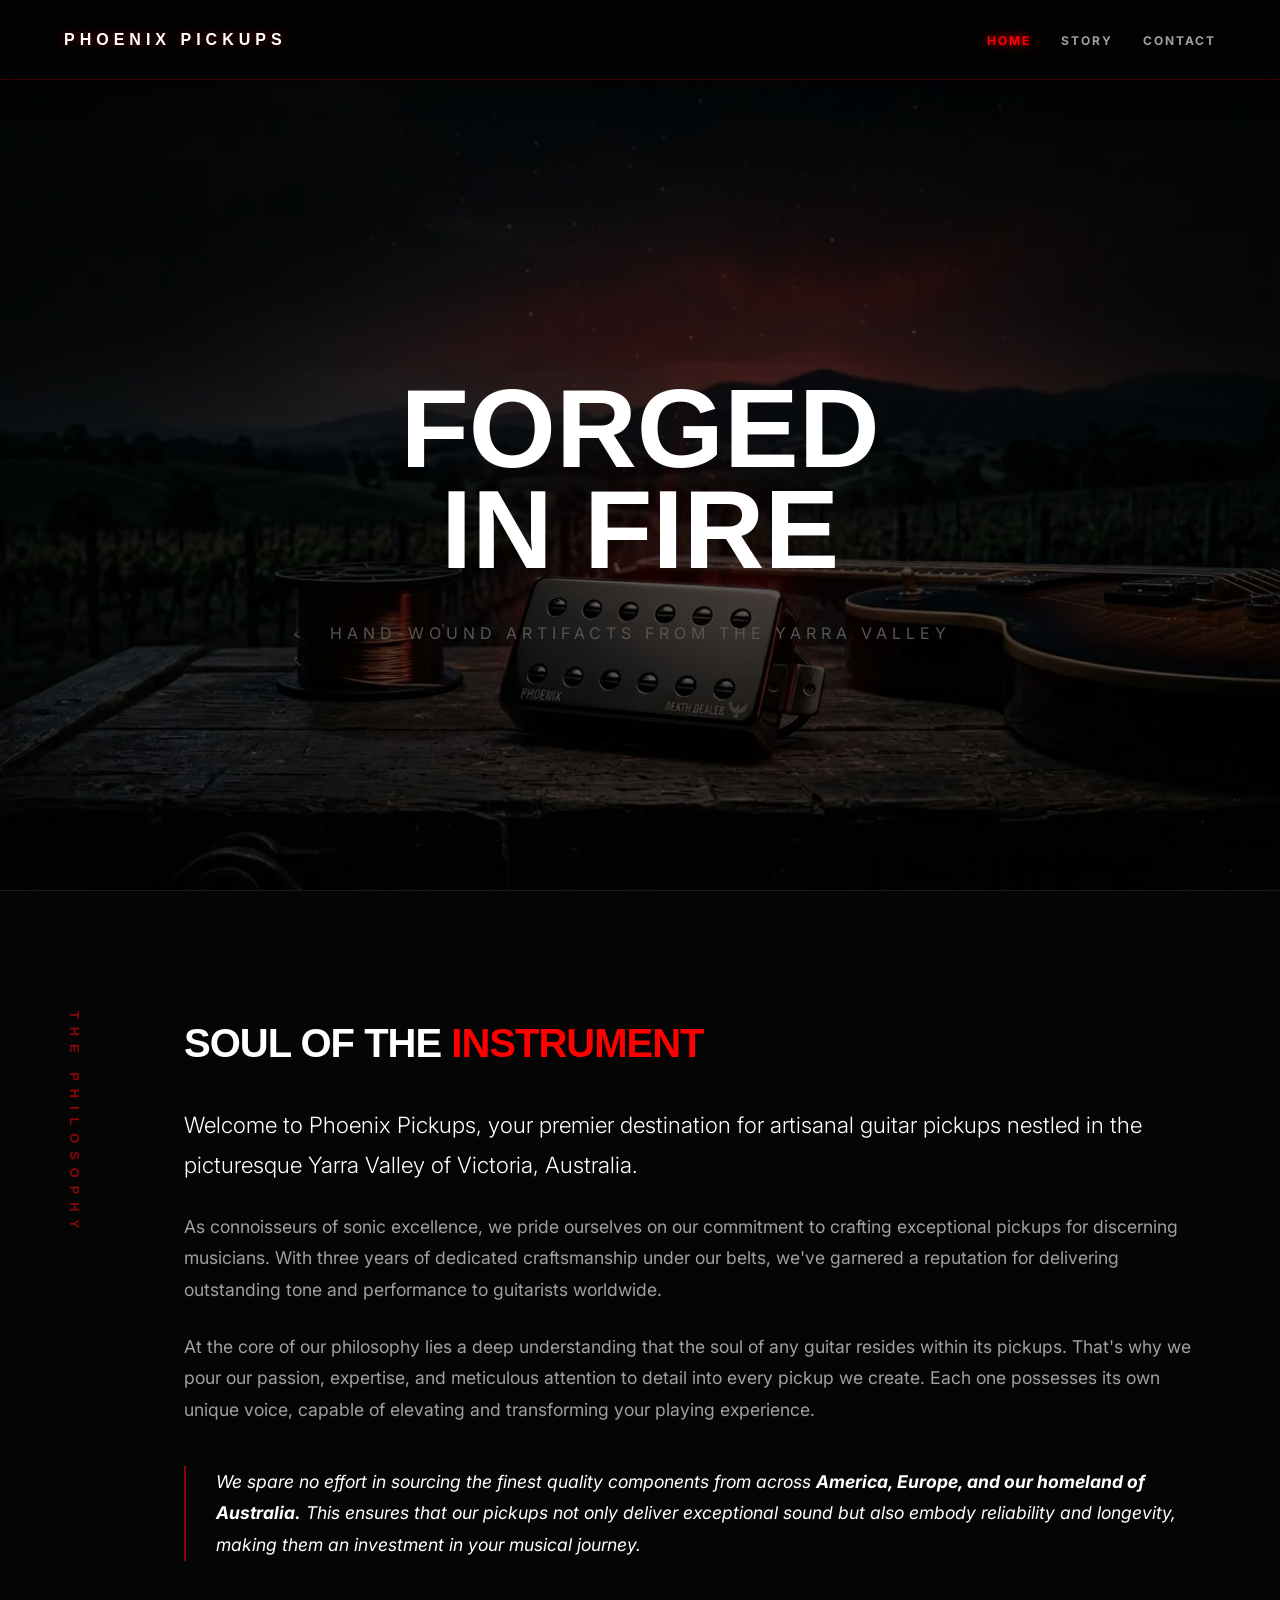
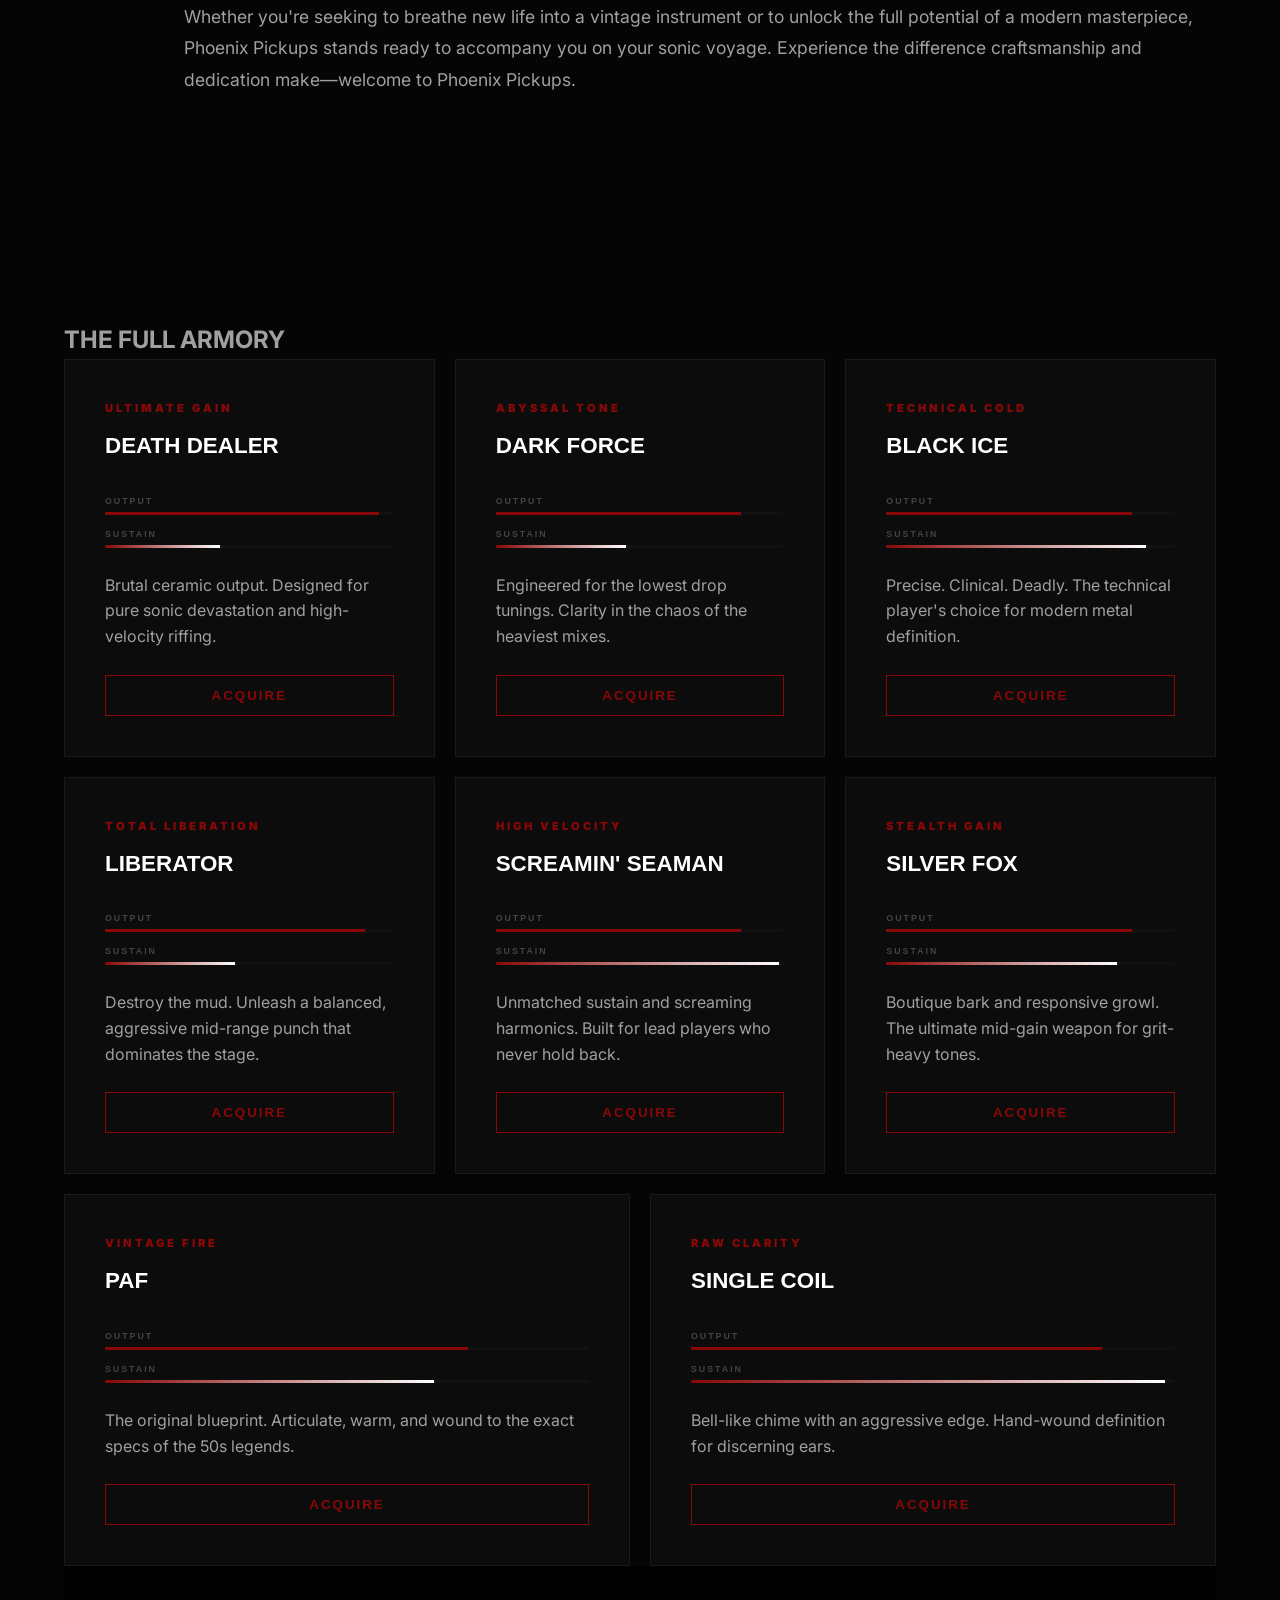
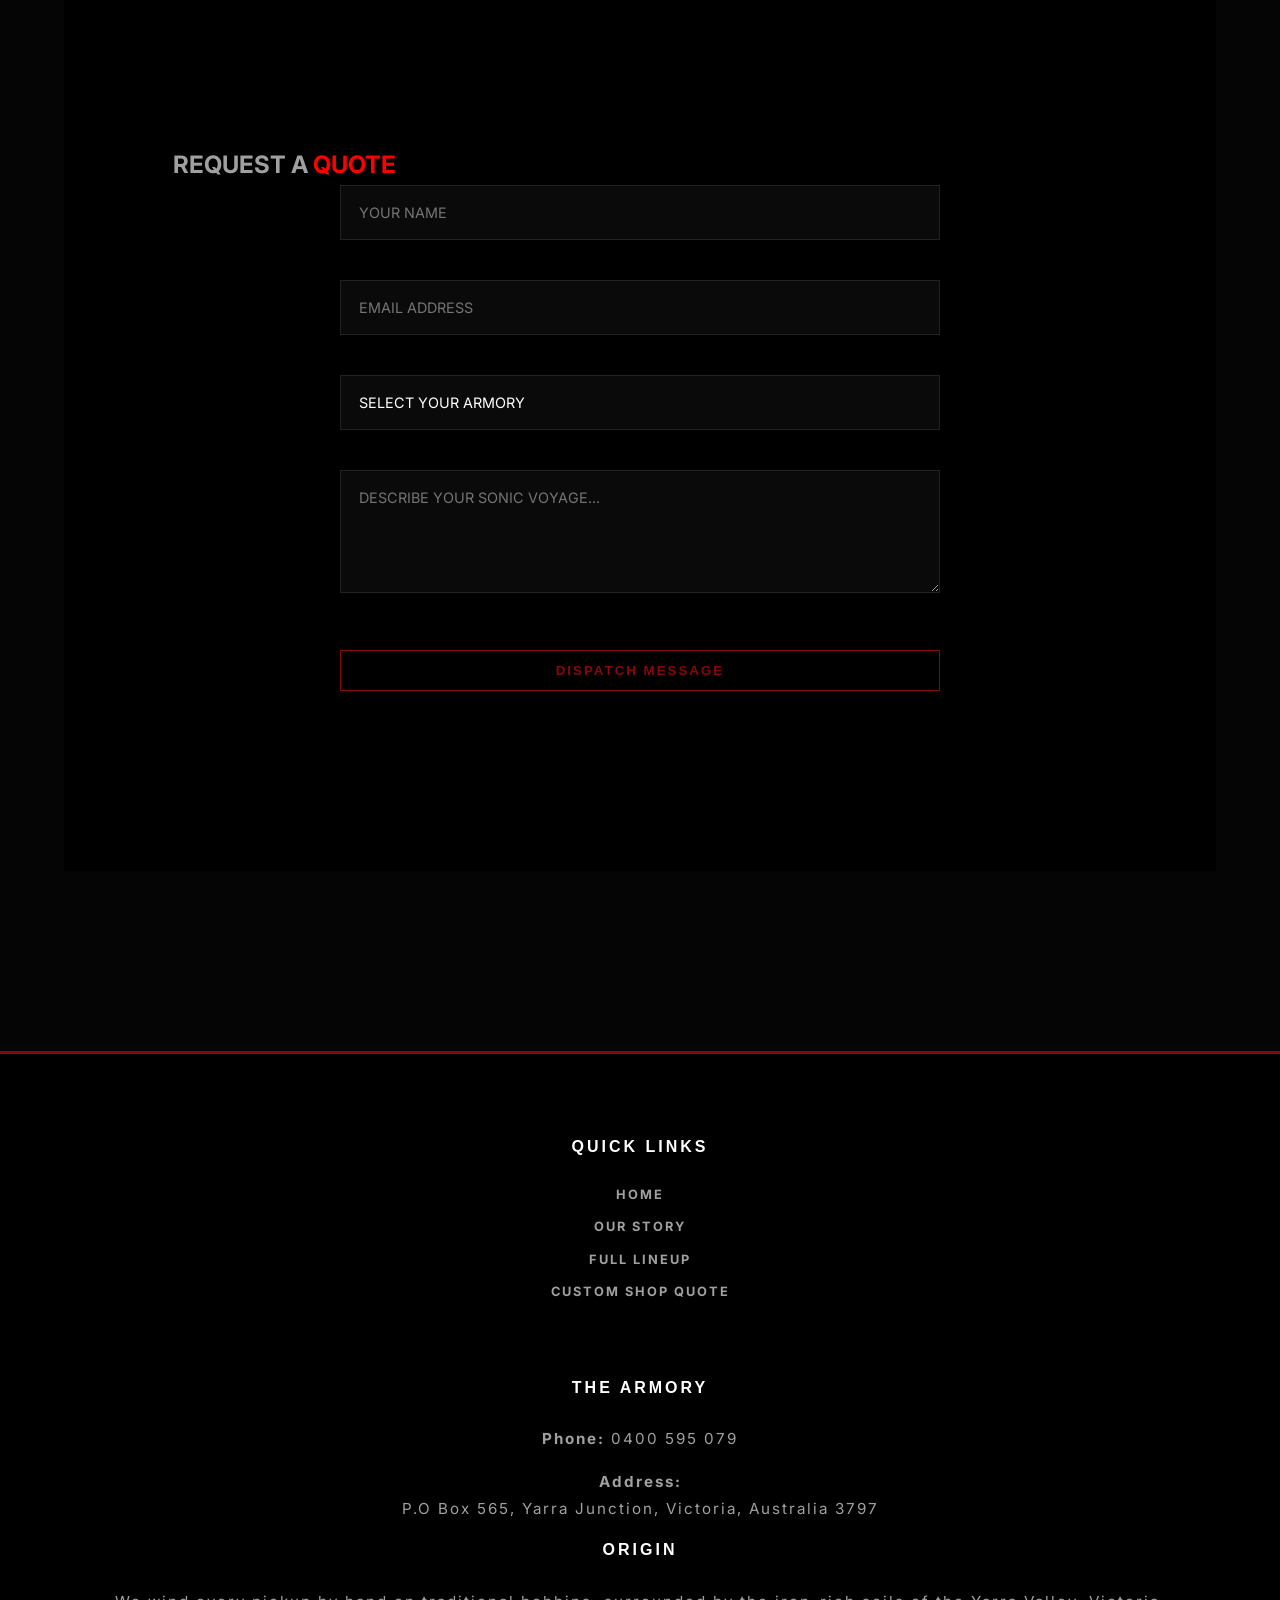
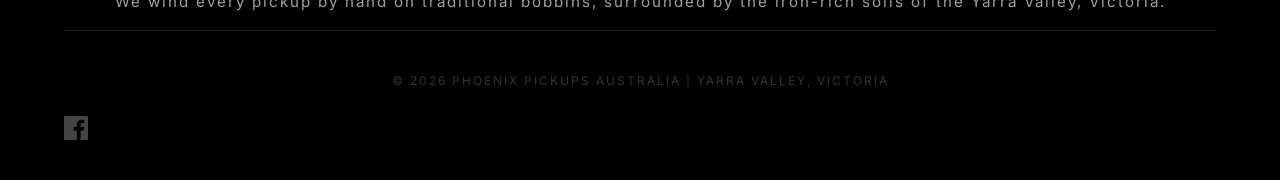
<file: index.html>
<!DOCTYPE html>
<html lang="en">
<head>
    <meta charset="UTF-8">
    <meta name="viewport" content="width=device-width, initial-scale=1.0">
    <meta name="description" content="Fast, reliable soil testing, waste classification, and environmental reporting in Melbourne. EPA Victoria compliant assessments for construction and development.">
    <title>Phoenix Pickups | Artisanal Australian Tone</title>
    <link rel="icon" type="image/png" sizes="16x15" href="img/PhoenixPickupFavIcon32.png">
    <link rel="stylesheet" href="css/style1.css">
    <link href="https://fonts.googleapis.com/css2?family=Inter:wght@300;400;700;900&family=Syncopate:wght@700&display=swap" rel="stylesheet">
</head>
<body>

<nav>
    <a href="index.html" class="logo">PHOENIX PICKUPS</a>
    
    <div class="hamburger" id="hamburger">
        <span></span>
        <span></span>
        <span></span>
    </div>

    <ul class="nav-links" id="nav-links">
        <li><a href="index.html" class="active">HOME</a></li>
        <li><a href="about.html">STORY</a></li>
        <li><a href="contact.html">CONTACT</a></li>
    </ul>
</nav>

<header class="hero" style="background: linear-gradient(rgba(0,0,0,0.65), rgba(0,0,0,0.65)), url('img/PhoenixPickUpsHero1.webp'); background-size: cover; background-repeat: no-repeat; background-position: center;"
    <div class="hero-content">
        <h1 style="color: #fff;">FORGED <br><span style="color: var(--phoenix-red);">IN FIRE</span></h1>
        <p style="letter-spacing: 5px; color: #555; margin-top: 20px;">HAND-WOUND ARTIFACTS FROM THE YARRA VALLEY</p>
    </div>
</header>

    <section class="mission-section">
    <div class="mission-container">
        <div class="mission-sidebar">
            <span class="vertical-title">THE PHILOSOPHY</span>
        </div>
        <div class="mission-content">
            <h2>SOUL OF THE <span class="red-highlight">INSTRUMENT</span></h2>
            
            <p class="lead">Welcome to Phoenix Pickups, your premier destination for artisanal guitar pickups nestled in the picturesque Yarra Valley of Victoria, Australia.</p>
            
            <p>As connoisseurs of sonic excellence, we pride ourselves on our commitment to crafting exceptional pickups for discerning musicians. With three years of dedicated craftsmanship under our belts, we've garnered a reputation for delivering outstanding tone and performance to guitarists worldwide.</p>
            
            <p>At the core of our philosophy lies a deep understanding that the soul of any guitar resides within its pickups. That's why we pour our passion, expertise, and meticulous attention to detail into every pickup we create. Each one possesses its own unique voice, capable of elevating and transforming your playing experience.</p>
            
            <div class="component-shoutout">
                <p>We spare no effort in sourcing the finest quality components from across <strong>America, Europe, and our homeland of Australia.</strong> This ensures that our pickups not only deliver exceptional sound but also embody reliability and longevity, making them an investment in your musical journey.</p>
            </div>
            
            <p>Whether you're seeking to breathe new life into a vintage instrument or to unlock the full potential of a modern masterpiece, Phoenix Pickups stands ready to accompany you on your sonic voyage. Experience the difference craftsmanship and dedication make—welcome to Phoenix Pickups.</p>
        </div>
    </div>
</section>

<main class="container" id="lineup">
    <h2 class="section-title">THE FULL ARMORY</h2>
    <div class="product-grid">
        
        <div class="card featured">
            <span class="tag">ULTIMATE GAIN</span>
            <h3>DEATH DEALER</h3>

        <div class="meter-group">
        <div class="output-meter">
            <span class="meter-label">OUTPUT</span>
            <div class="bar-bg">
                <div class="bar-fill" style="width: 95%;"></div>
            </div>
        </div>
        <div class="output-meter">
            <span class="meter-label">SUSTAIN</span>
            <div class="bar-bg">
                <div class="bar-fill sustain-glow" style="width: 40%;"></div>
            </div>
        </div>
    </div>
            <p>Brutal ceramic output. Designed for pure sonic devastation and high-velocity riffing.</p>
            <button class="btn-metal">ACQUIRE</button>
        </div>

        <div class="card">
            <span class="tag">ABYSSAL TONE</span>
            <h3>DARK FORCE</h3>

<div class="meter-group">
        <div class="output-meter">
            <span class="meter-label">OUTPUT</span>
            <div class="bar-bg">
                <div class="bar-fill" style="width: 85%;"></div>
            </div>
        </div>
        <div class="output-meter">
            <span class="meter-label">SUSTAIN</span>
            <div class="bar-bg">
                <div class="bar-fill sustain-glow" style="width: 45%;"></div>
            </div>
        </div>
    </div>
                <p>Engineered for the lowest drop tunings. Clarity in the chaos of the heaviest mixes.</p>
            <button class="btn-metal">ACQUIRE</button>
        </div>

        <div class="card">
            <span class="tag">TECHNICAL COLD</span>
            <h3>BLACK ICE</h3>

<div class="meter-group">
        <div class="output-meter">
            <span class="meter-label">OUTPUT</span>
            <div class="bar-bg">
                <div class="bar-fill" style="width: 85%;"></div>
            </div>
        </div>
        <div class="output-meter">
            <span class="meter-label">SUSTAIN</span>
            <div class="bar-bg">
                <div class="bar-fill sustain-glow" style="width: 90%;"></div>
            </div>
        </div>
    </div>

            <p>Precise. Clinical. Deadly. The technical player's choice for modern metal definition.</p>
            <button class="btn-metal">ACQUIRE</button>
        </div>

        <div class="card">
            <span class="tag">TOTAL LIBERATION</span>
            <h3>LIBERATOR</h3>
        
            <div class="meter-group">
        <div class="output-meter">
            <span class="meter-label">OUTPUT</span>
            <div class="bar-bg">
                <div class="bar-fill" style="width: 90%;"></div>
            </div>
        </div>
        <div class="output-meter">
            <span class="meter-label">SUSTAIN</span>
            <div class="bar-bg">
                <div class="bar-fill sustain-glow" style="width: 45%;"></div>
            </div>
        </div>
    </div>
            <p>Destroy the mud. Unleash a balanced, aggressive mid-range punch that dominates the stage.</p>
            <button class="btn-metal">ACQUIRE</button>
        </div>

        <div class="card">
            <span class="tag">HIGH VELOCITY</span>
            <h3>SCREAMIN' SEAMAN</h3>

<div class="meter-group">
        <div class="output-meter">
            <span class="meter-label">OUTPUT</span>
            <div class="bar-bg">
                <div class="bar-fill" style="width: 85%;"></div>
            </div>
        </div>
        <div class="output-meter">
            <span class="meter-label">SUSTAIN</span>
            <div class="bar-bg">
                <div class="bar-fill sustain-glow" style="width: 98%;"></div>
            </div>
        </div>
</div>
            <p>Unmatched sustain and screaming harmonics. Built for lead players who never hold back.</p>
            <button class="btn-metal">ACQUIRE</button>
        </div>

        <div class="card">
            <span class="tag">STEALTH GAIN</span>
            <h3>SILVER FOX</h3>

<div class="meter-group">
        <div class="output-meter">
            <span class="meter-label">OUTPUT</span>
            <div class="bar-bg">
                <div class="bar-fill" style="width: 85%;"></div>
            </div>
        </div>
        <div class="output-meter">
            <span class="meter-label">SUSTAIN</span>
            <div class="bar-bg">
                <div class="bar-fill sustain-glow" style="width: 80%;"></div>
            </div>
        </div>
</div>
            <p>Boutique bark and responsive growl. The ultimate mid-gain weapon for grit-heavy tones.</p>
            <button class="btn-metal">ACQUIRE</button>
        </div>

        <div class="card">
            <span class="tag">VINTAGE FIRE</span>
            <h3>PAF</h3>

<div class="meter-group">
        <div class="output-meter">
            <span class="meter-label">OUTPUT</span>
            <div class="bar-bg">
                <div class="bar-fill" style="width: 75%;"></div>
            </div>
        </div>
        <div class="output-meter">
            <span class="meter-label">SUSTAIN</span>
            <div class="bar-bg">
                <div class="bar-fill sustain-glow" style="width: 68%;"></div>
            </div>
        </div>
</div>
            <p>The original blueprint. Articulate, warm, and wound to the exact specs of the 50s legends.</p>
            <button class="btn-metal">ACQUIRE</button>
        </div>

        <div class="card">
            <span class="tag">RAW CLARITY</span>
            <h3>SINGLE COIL</h3>

<div class="meter-group">
        <div class="output-meter">
            <span class="meter-label">OUTPUT</span>
            <div class="bar-bg">
                <div class="bar-fill" style="width: 85%;"></div>
            </div>
        </div>
        <div class="output-meter">
            <span class="meter-label">SUSTAIN</span>
            <div class="bar-bg">
                <div class="bar-fill sustain-glow" style="width: 98%;"></div>
            </div>
        </div>
</div>

            <p>Bell-like chime with an aggressive edge. Hand-wound definition for discerning ears.</p>
            <button class="btn-metal">ACQUIRE</button>
        </div>
    </div>

    <section class="contact-section" id="contact">
    <div class="container">
        <h2 class="section-title">REQUEST A <span class="red-highlight">QUOTE</span></h2>
             
        <form action="https://formspree.io/f/xqenwegq" method="POST" class="metal-form">
            <div class="form-group">
                <input type="text" name="name" placeholder="YOUR NAME" required>
            </div>
            
            <div class="form-group">
                <input type="email" name="email" placeholder="EMAIL ADDRESS" required>
            </div>

            <div class="form-group">
                <select name="pickup-model">
                    <option value="" disabled selected>SELECT YOUR ARMORY</option>
                    <option value="DEATH DEALER">DEATH DEALER</option>
                    <option value="DARK FORCE">DARK FORCE</option>
                    <option value="LIBERATOR">LIBERATOR</option>
                    <option value="SCREAMIN SEAMAN">SCREAMIN SEAMAN</option>
                    <option value="SILVER FOX">SILVER FOX</option>
                    <option value="PAF">PAF</option>
                    <option value="SINGLE COIL">SINGLE COIL</option>
                    <option value="custom">CUSTOM SHOP REQUEST</option>
                </select>
            </div>

            <div class="form-group">
                <textarea name="message" placeholder="DESCRIBE YOUR SONIC VOYAGE..." rows="5" required></textarea>
            </div>

            <label class="hidden">Don't fill this out if you're human: <input name="_gotcha"></label>

            <input type="hidden" name="_next" value="https://127.0.0.1:5500/success.html">

            <button type="submit" class="btn-metal">DISPATCH MESSAGE</button>
        </form>
    </div>
</section>

</main>

<footer class="main-footer">
    <div class="footer-container">
        
        <div class="footer-col links-col">
            <h4>QUICK LINKS</h4>
            <ul class="footer-links">
                <li><a href="index.html">HOME</a></li>
                <li><a href="about.html">OUR STORY</a></li>
                <li><a href="#lineup">FULL LINEUP</a></li>
                <li><a href="#">CUSTOM SHOP QUOTE</a></li>
            </div>
        </div>

        <div class="footer-col contact-col">
            <h4>THE ARMORY</h4>
            <p><strong>Phone:</strong> <a href="tel:0400595079">0400 595 079</a></p>
            <p><strong>Address:</strong> <br>P.O Box 565, Yarra Junction, Victoria, Australia 3797</p>
        </div>

        <div class="footer-col valley-col">
            <h4>ORIGIN</h4>
            <p>We wind every pickup by hand on traditional bobbins, surrounded by the iron-rich soils of the Yarra Valley, Victoria.</p>
        </div>

    </div>
    
    <div class="footer-bottom">
        <p>&copy; <span id="year"></span> PHOENIX PICKUPS AUSTRALIA | YARRA VALLEY, VICTORIA</p>
    </div>

<div class="social-links">
    <a href="https://www.facebook.com/YOUR_FB_PAGE_URL" target="_blank" rel="noopener noreferrer" aria-label="Follow us on Facebook">
        <svg class="fb-icon" xmlns="http://www.w3.org/2000/svg" width="24" height="24" viewBox="0 0 24 24">
            <path d="M22.675 0h-21.35c-.732 0-1.325.593-1.325 1.325v21.351c0 .731.593 1.324 1.325 1.324h11.495v-9.294h-3.128v-3.622h3.128v-2.671c0-3.1 1.893-4.788 4.659-4.788 1.325 0 2.463.099 2.795.143v3.24l-1.918.001c-1.504 0-1.795.715-1.795 1.763v2.313h3.587l-.467 3.622h-3.12v9.293h6.116c.73 0 1.323-.593 1.323-1.324v-21.35c0-.732-.593-1.325-1.325-1.325z"/>
        </svg>
    </a>
</div>

</footer>

<script src="/js/script.js"></script>

<script>
    document.getElementById('year').textContent = new Date().getFullYear();
</script>

<script>
    const hamburger = document.getElementById('hamburger');
    const navLinks = document.getElementById('nav-links');

    hamburger.addEventListener('click', () => {
        navLinks.classList.toggle('open');
        hamburger.classList.toggle('active');
    });
</script>

</body>
</html>
</file>
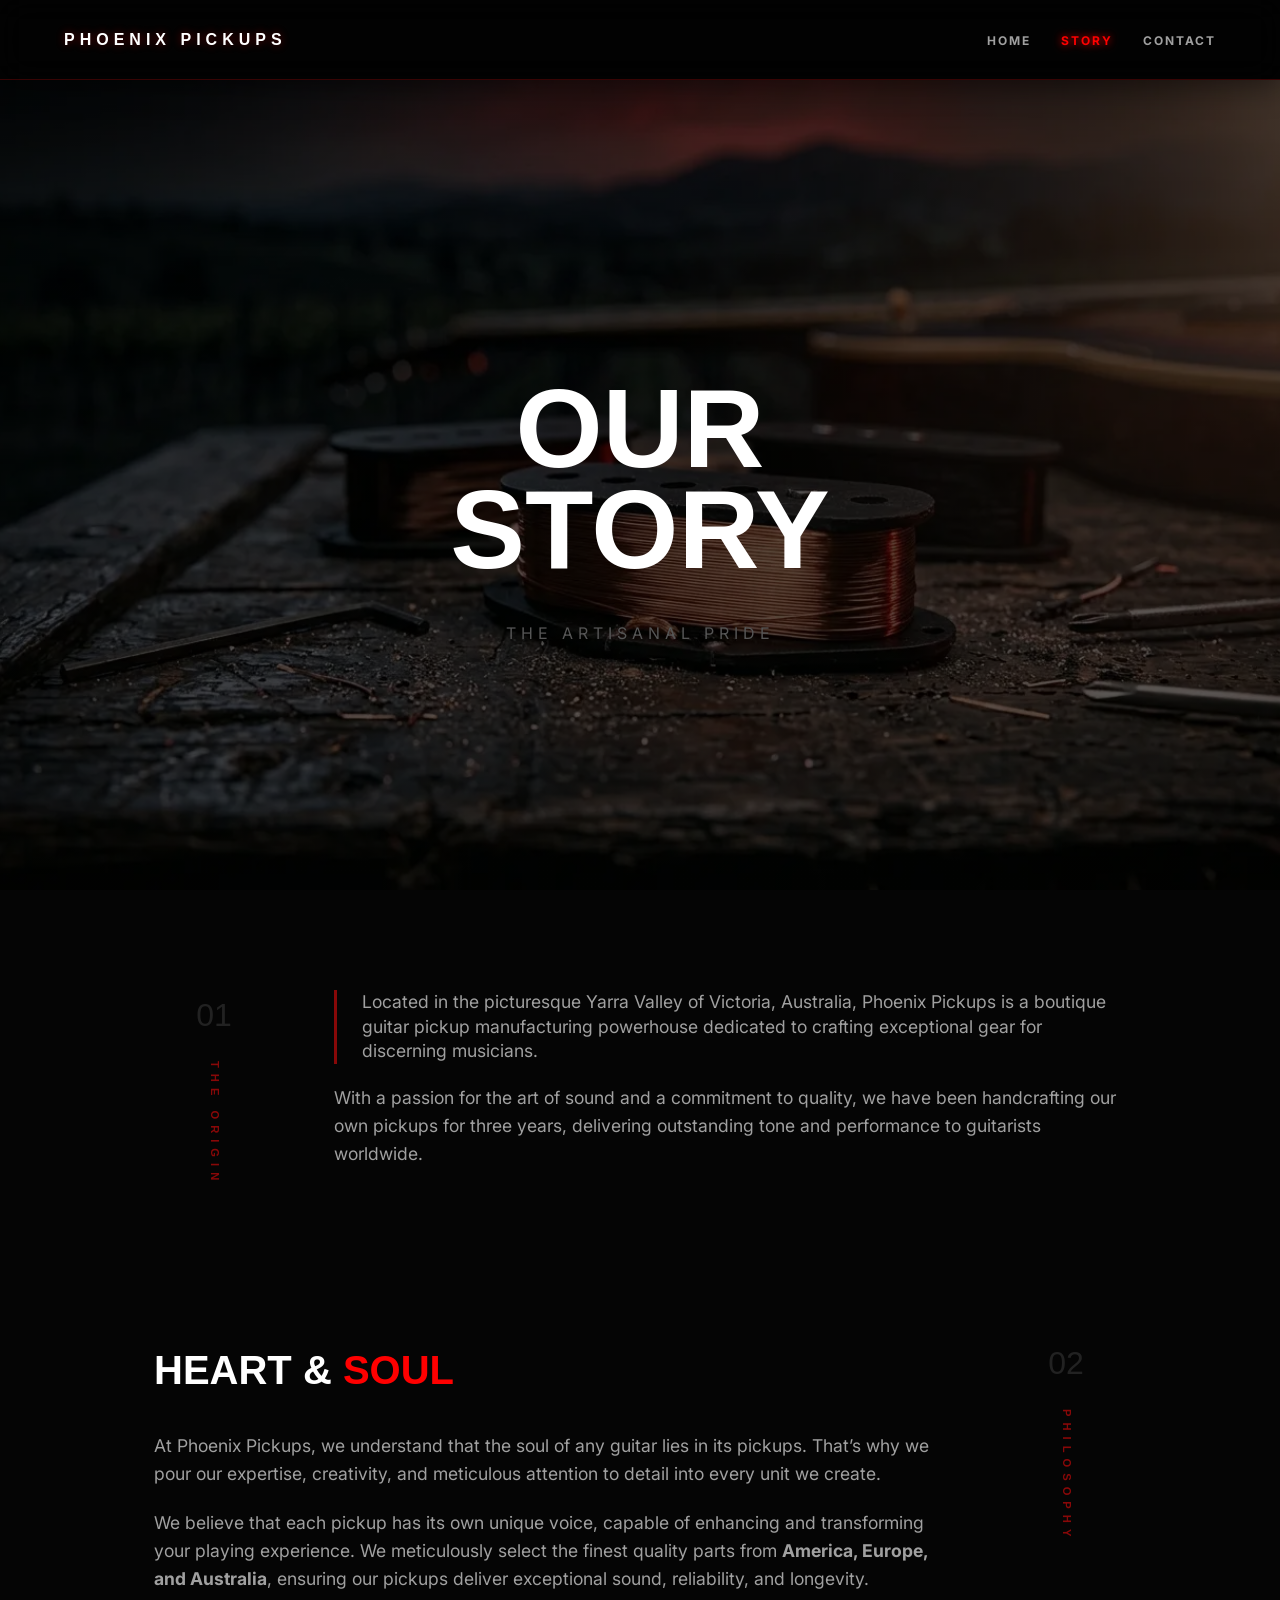
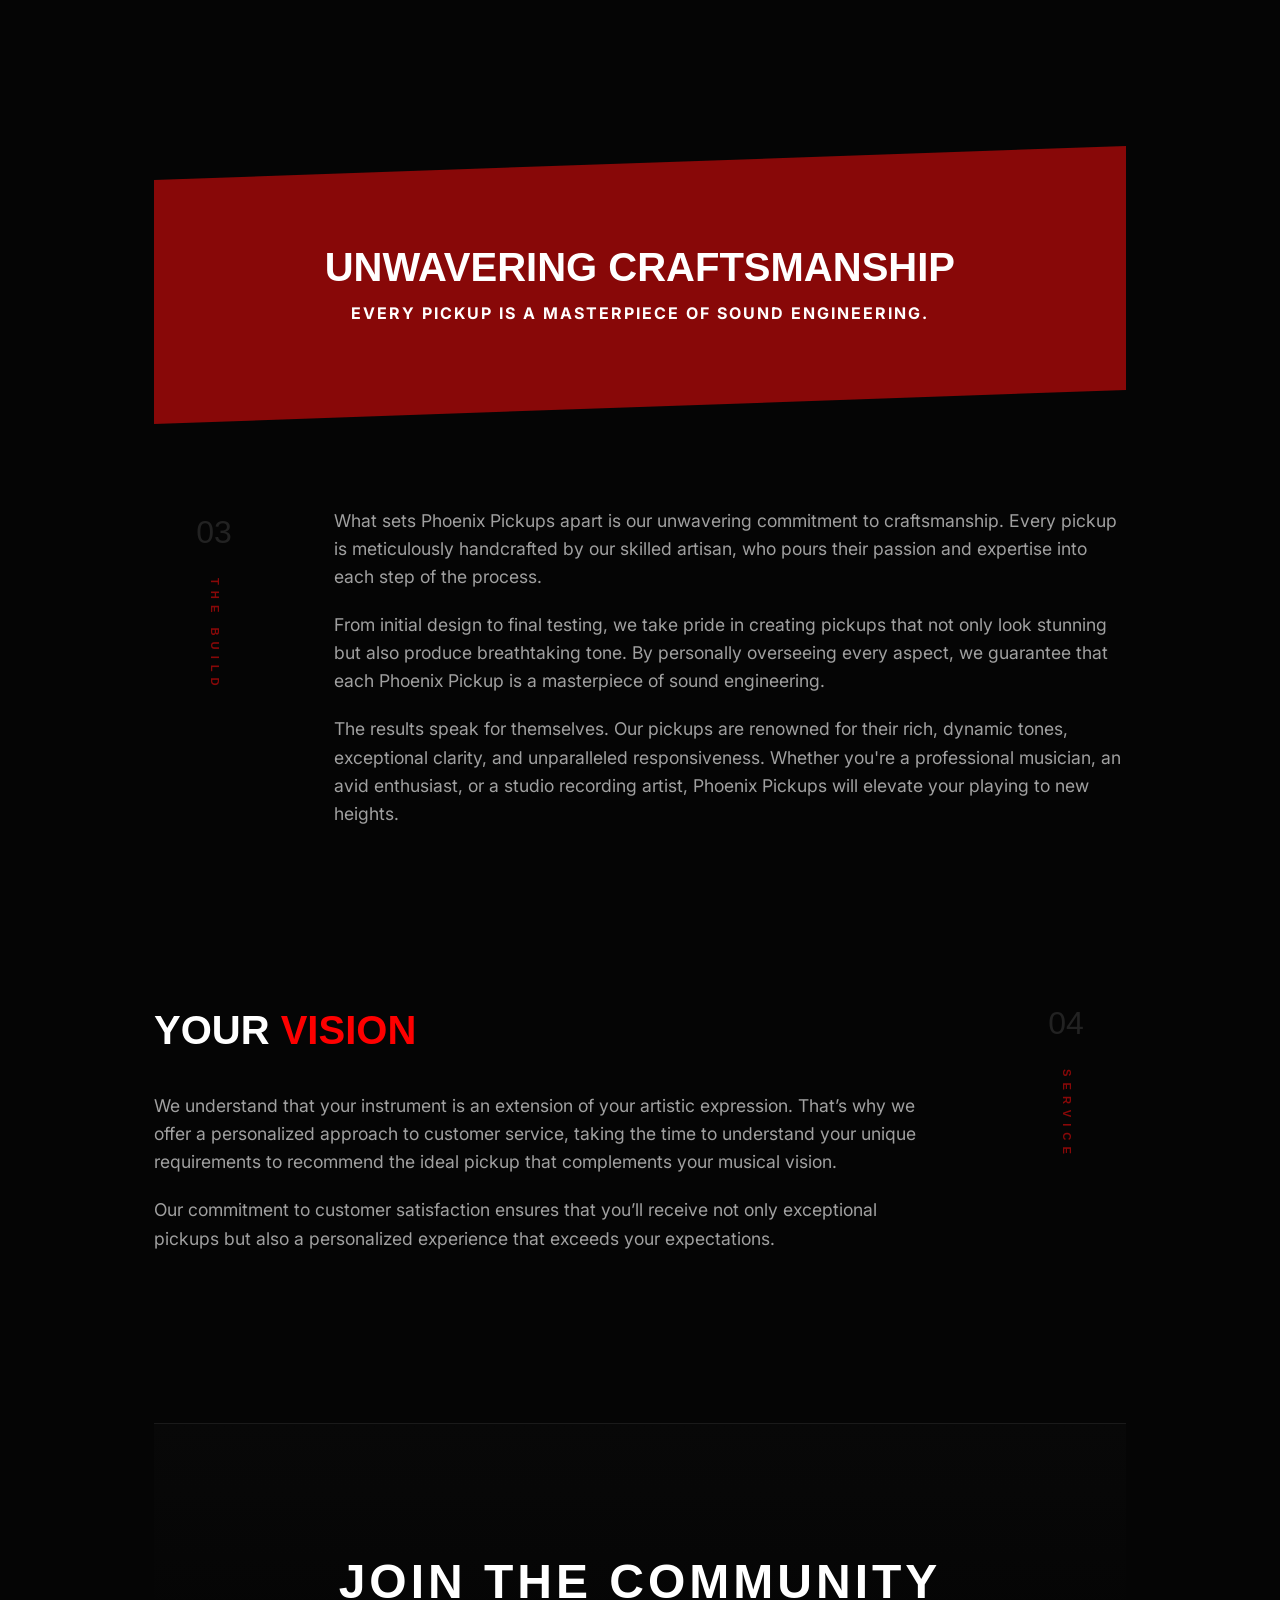
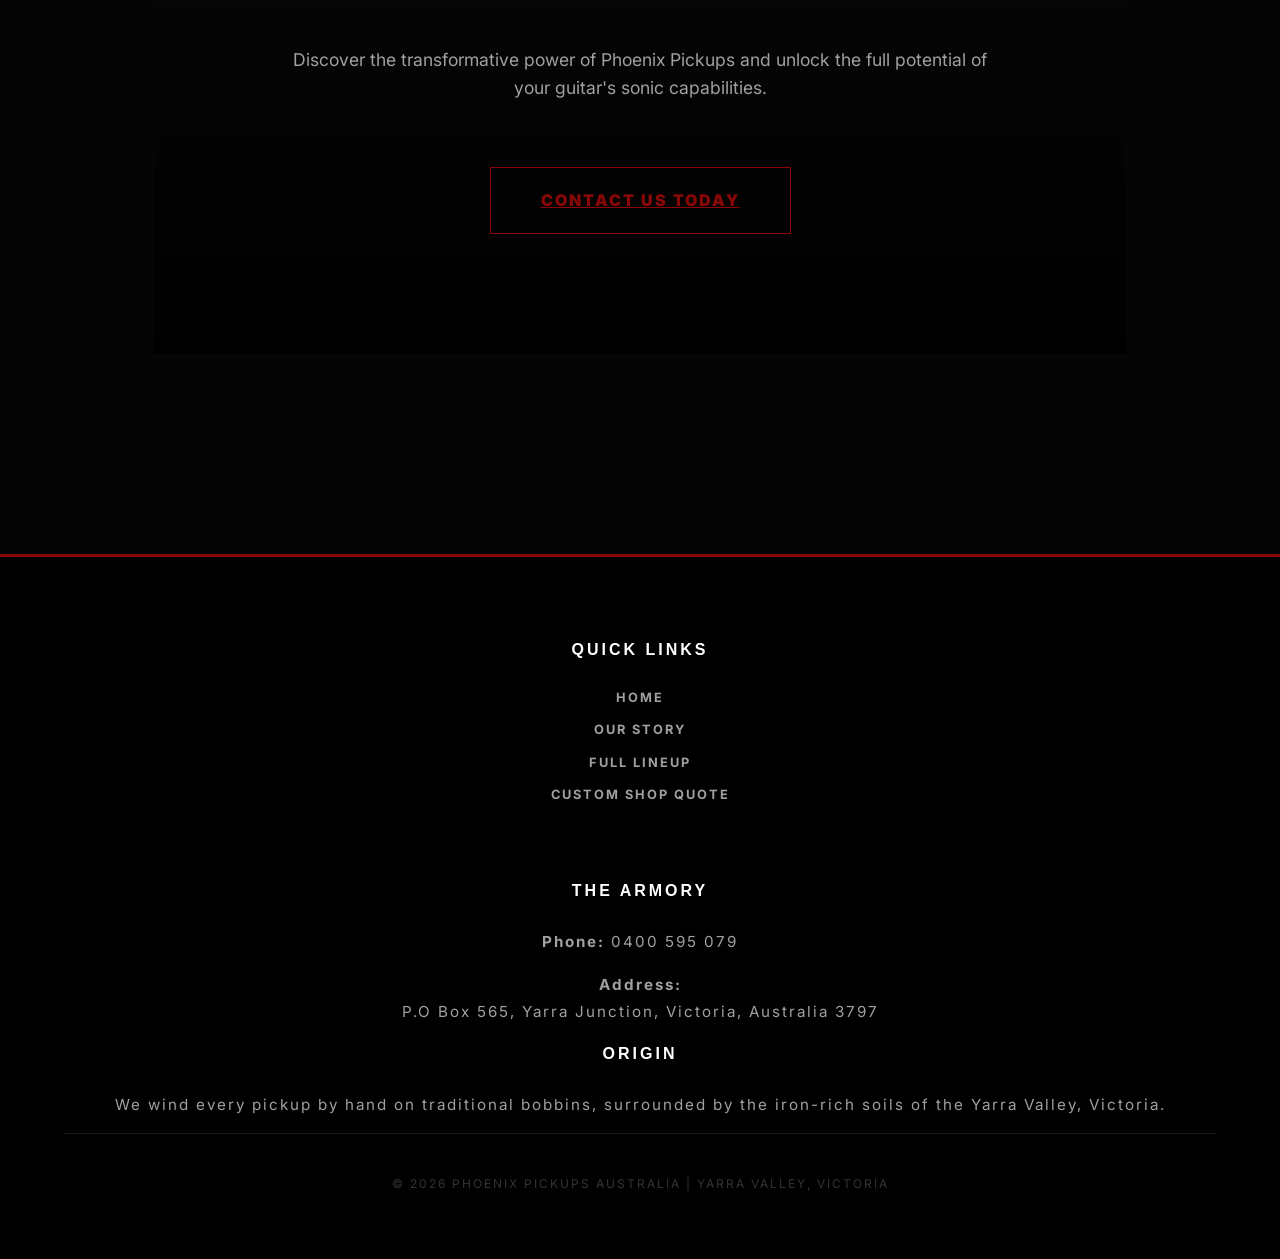
<file: about.html>
<!DOCTYPE html>
<html lang="en">
<head>
    <meta charset="UTF-8">
    <meta name="viewport" content="width=device-width, initial-scale=1.0">
    <link rel="icon" type="image/png" sizes="16x15" href="img/PhoenixPickupFavIcon32.png">
    <title>Our Story | Phoenix Pickups</title>
    <link rel="stylesheet" href="css/style1.css">
    <link href="https://fonts.googleapis.com/css2?family=Inter:wght@300;400;700;900&family=Syncopate:wght@700&display=swap" rel="stylesheet">
</head>

<body>

    <nav>
    <a href="index.html" class="logo">PHOENIX PICKUPS</a>
    
    <div class="hamburger" id="hamburger">
        <span></span>
        <span></span>
        <span></span>
    </div>

    <ul class="nav-links" id="nav-links">
        <li><a href="index.html">HOME</a></li>
        <li><a href="about.html" class="active">STORY</a></li>
        <li><a href="contact.html">CONTACT</a></li>
    </ul>
</nav>

<header class="hero" style="background: linear-gradient(rgba(0,0,0,0.65), rgba(0,0,0,0.65)), url('img/PhoenixPickUpsHero2.webp'); background-size: cover; background-repeat: no-repeat; background-position: center;"
    <div class="hero-content">
        <h1 style="color: #fff;">OUR <br><span style="color: var(--phoenix-red);">STORY</span></h1>
        <p style="letter-spacing: 5px; color: #555; margin-top: 20px;">THE ARTISANAL PRIDE</p>
    </div>
</header>

<main class="editorial-container">
    
    <section class="editorial-row">
        <div class="editorial-col label">
            <span class="chapter-num">01</span>
            <span class="v-text">THE ORIGIN</span>
        </div>
        <div class="editorial-col text">
            <p class="lead-text">Located in the picturesque Yarra Valley of Victoria, Australia, Phoenix Pickups is a boutique guitar pickup manufacturing powerhouse dedicated to crafting exceptional gear for discerning musicians.</p>
            <p>With a passion for the art of sound and a commitment to quality, we have been handcrafting our own pickups for three years, delivering outstanding tone and performance to guitarists worldwide.</p>
        </div>
    </section>

    <section class="editorial-row inverse">
        <div class="editorial-col text">
            <h2>HEART & <span class="red-highlight">SOUL</span></h2>
            <p>At Phoenix Pickups, we understand that the soul of any guitar lies in its pickups. That’s why we pour our expertise, creativity, and meticulous attention to detail into every unit we create.</p>
            <p>We believe that each pickup has its own unique voice, capable of enhancing and transforming your playing experience. We meticulously select the finest quality parts from <strong>America, Europe, and Australia</strong>, ensuring our pickups deliver exceptional sound, reliability, and longevity.</p>
        </div>
        <div class="editorial-col label">
            <span class="chapter-num">02</span>
            <span class="v-text">PHILOSOPHY</span>
        </div>
    </section>

    <div class="brutal-callout">
        <h3>UNWAVERING CRAFTSMANSHIP</h3>
        <p>Every pickup is a masterpiece of sound engineering.</p>
    </div>

    <section class="editorial-row">
        <div class="editorial-col label">
            <span class="chapter-num">03</span>
            <span class="v-text">THE BUILD</span>
        </div>
        <div class="editorial-col text">
            <p>What sets Phoenix Pickups apart is our unwavering commitment to craftsmanship. Every pickup is meticulously handcrafted by our skilled artisan, who pours their passion and expertise into each step of the process.</p>
            <p>From initial design to final testing, we take pride in creating pickups that not only look stunning but also produce breathtaking tone. By personally overseeing every aspect, we guarantee that each Phoenix Pickup is a masterpiece of sound engineering.</p>
            <p>The results speak for themselves. Our pickups are renowned for their rich, dynamic tones, exceptional clarity, and unparalleled responsiveness. Whether you're a professional musician, an avid enthusiast, or a studio recording artist, Phoenix Pickups will elevate your playing to new heights.</p>
        </div>
    </section>

    <section class="editorial-row inverse">
        <div class="editorial-col text">
            <h2>YOUR <span class="red-highlight">VISION</span></h2>
            <p>We understand that your instrument is an extension of your artistic expression. That’s why we offer a personalized approach to customer service, taking the time to understand your unique requirements to recommend the ideal pickup that complements your musical vision.</p>
            <p>Our commitment to customer satisfaction ensures that you’ll receive not only exceptional pickups but also a personalized experience that exceeds your expectations.</p>
        </div>
        <div class="editorial-col label">
            <span class="chapter-num">04</span>
            <span class="v-text">SERVICE</span>
        </div>
    </section>

    <div class="final-cta">
        <h2>JOIN THE COMMUNITY</h2>
        <p>Discover the transformative power of Phoenix Pickups and unlock the full potential of your guitar's sonic capabilities.</p>
        <a href="#" class="btn-metal">CONTACT US TODAY</a>
    </div>

</main>

<footer class="main-footer">
    <div class="footer-container">
        
        <div class="footer-col links-col">
            <h4>QUICK LINKS</h4>
            <ul class="footer-links">
                <li><a href="index.html">HOME</a></li>
                <li><a href="about.html">OUR STORY</a></li>
                <li><a href="#lineup">FULL LINEUP</a></li>
                <li><a href="#">CUSTOM SHOP QUOTE</a></li>
            </div>
        </div>

        <div class="footer-col contact-col">
            <h4>THE ARMORY</h4>
            <p><strong>Phone:</strong> <a href="tel:0400595079">0400 595 079</a></p>
            <p><strong>Address:</strong> <br>P.O Box 565, Yarra Junction, Victoria, Australia 3797</p>
        </div>

        <div class="footer-col valley-col">
            <h4>ORIGIN</h4>
            <p>We wind every pickup by hand on traditional bobbins, surrounded by the iron-rich soils of the Yarra Valley, Victoria.</p>
        </div>

    </div>
    
    <div class="footer-bottom">
        <p>&copy; <span id="year"></span> PHOENIX PICKUPS AUSTRALIA | YARRA VALLEY, VICTORIA</p>
    </div>

<div class="social-links">
    <a href="https://www.facebook.com/YOUR_FB_PAGE_URL" target="_blank" rel="noopener noreferrer" aria-label="Follow us on Facebook">
        <span class="fb-icon-css"></span>
    </a>
</div>
</footer>

<script>
    document.getElementById('year').textContent = new Date().getFullYear();
</script>

<script>
    const hamburger = document.getElementById('hamburger');
    const navLinks = document.getElementById('nav-links');

    hamburger.addEventListener('click', () => {
        navLinks.classList.toggle('open');
        hamburger.classList.toggle('active');
    });
</script>

</body>
</html>
</file>
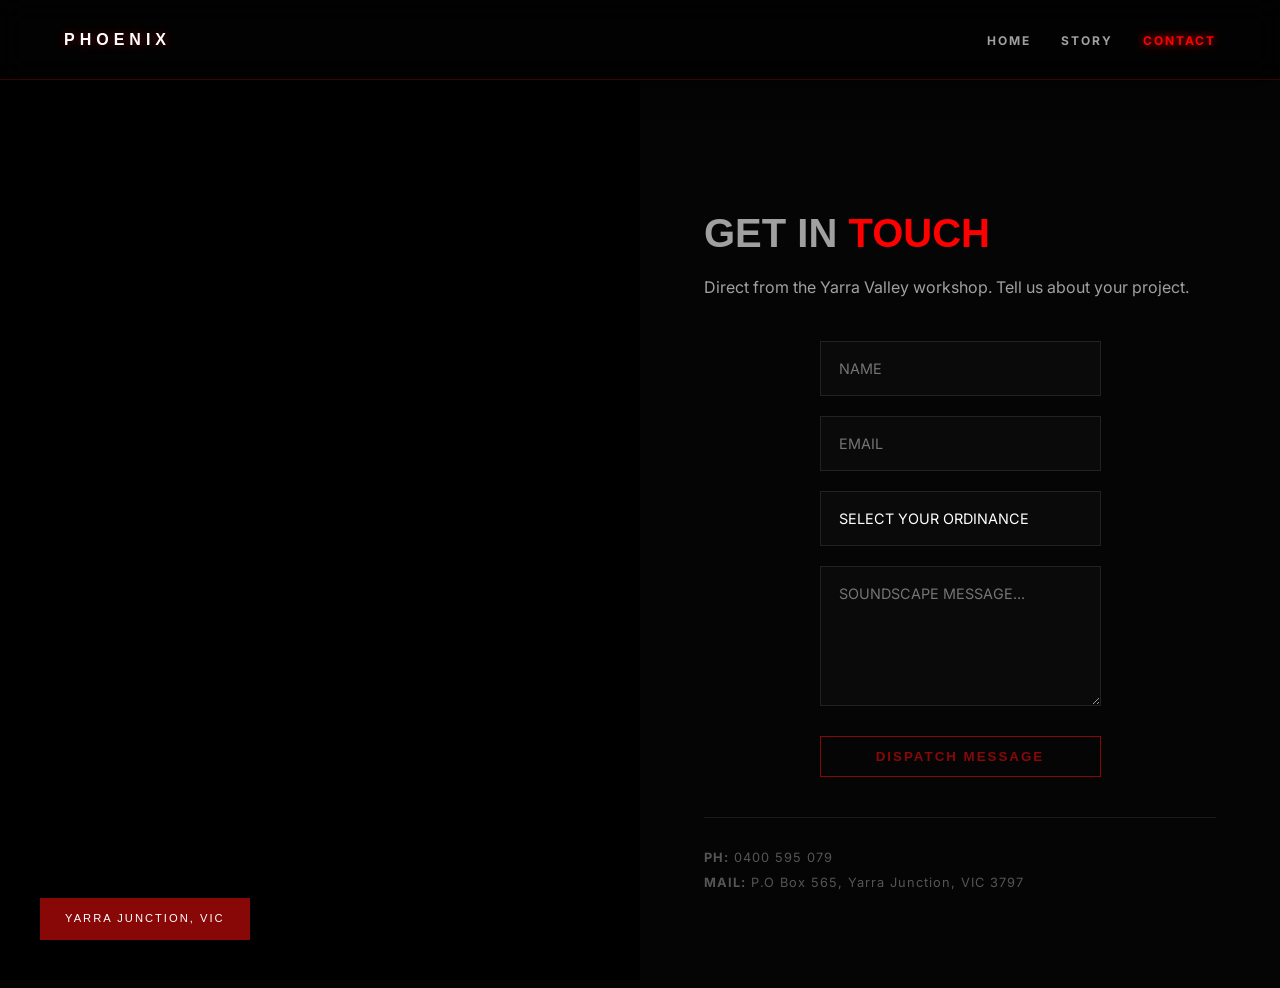
<file: contact.html>
<!DOCTYPE html>
<html lang="en">
<head>
    <meta charset="UTF-8">
    <meta name="viewport" content="width=device-width, initial-scale=1.0">
    <title>CONTACT | PHOENIX PICKUPS</title>
    <link rel="icon" type="image/png" sizes="16x15" href="img/PhoenixPickupFavIcon32.png">
    <link rel="stylesheet" href="css/style1.css">
    <link href="https://fonts.googleapis.com/css2?family=Inter:wght@400;700;900&family=Syncopate:wght@700&display=swap" rel="stylesheet">
</head>
<body class="contact-page">

<nav>
    <a href="index.html" class="logo">PHOENIX</a>
    <ul class="nav-links">
        <li><a href="index.html">HOME</a></li>
        <li><a href="about.html">STORY</a></li>
        <li><a href="contact.html" class="active">CONTACT</a></li>
    </ul>
</nav>

<main class="contact-split-container">
    <section class="map-side">
        <iframe 
            width="100%" 
            height="100%" 
            frameborder="0" 
            scrolling="no" 
            marginheight="0" 
            marginwidth="0" 
            src="https://www.openstreetmap.org/export/embed.html?bbox=145.4526%2C-37.8202%2C145.8526%2C-37.7202&amp;layer=mapnik&amp;marker=-37.7770%2C145.6526" 
            style="filter: grayscale(1) invert(1) contrast(1.2);">
        </iframe>
        <div class="map-overlay">
            <span>YARRA JUNCTION, VIC</span>
        </div>
    </section>

    <section class="form-side">
        <div class="form-header">
            <h1>GET IN <span class="red-highlight">TOUCH</span></h1>
            <p>Direct from the Yarra Valley workshop. Tell us about your project.</p>
        </div>

        <form action="https://formspree.io/f/xqenwegq" method="POST" class="metal-form">
            <input type="text" name="name" placeholder="NAME" required>
            <input type="email" name="email" placeholder="EMAIL" required>
            
            <select name="subject">
                <option value="" disabled selected>SELECT YOUR ORDINANCE</option>
                <option value="quote">PARTNER WITH PHOENIX PICKUPS</option>
                <option value="support">TECHNICAL SUPPORT</option>
                <option value="custom">CUSTOM BUILD INQUIRY</option>
            </select>

            <textarea name="message" placeholder="SOUNDSCAPE MESSAGE..." rows="6" required></textarea>
            
            <label class="hidden">Don't fill this out if you're human: <input name="_gotcha"></label>

            <input type="hidden" name="_next" value="http://127.0.0.1:5500/success.html">
            <button type="submit" class="btn-metal">DISPATCH MESSAGE</button>
        </form>

        <div class="contact-info-block">
            <p><strong>PH:</strong> 0400 595 079</p>
            <p><strong>MAIL:</strong> P.O Box 565, Yarra Junction, VIC 3797</p>
        </div>
    </section>
</main>

</body>
</html>
</file>
<file: css/style1.css>
/* --- METAL CORE VARIABLES --- */
:root {
    --bg-black: #050505;
    --card-bg: #0c0c0c;
    --blood-red: #880808;
    --electric-red: #ff0000;
    --text-silver: #a0a0a0;
    --white: #ffffff;
    --nav-height: 80px;
}

/* --- THE RESET (Ensures alignment) --- */
* {
    margin: 0;
    padding: 0;
    box-sizing: border-box; /* Crucial for alignment */
}

body {
    background-color: var(--bg-black);
    color: var(--text-silver);
    font-family: 'Inter', sans-serif;
    line-height: 1.6;
    overflow-x: hidden;
}

/* --- GLASS NAVBAR --- */
nav {
    display: flex;
    justify-content: space-between;
    align-items: center;
    padding: 0 5%;
    height: var(--nav-height);
    position: fixed;
    top: 0;
    width: 100%;
    z-index: 9999;
    
    /* The Glass Effect */
    background: rgba(0, 0, 0, 0.6); /* Translucent black */
    backdrop-filter: blur(15px);   /* Blurs the content behind the nav */
    -webkit-backdrop-filter: blur(15px); /* Safari support */
    
    /* The "Edge" of the glass */
    border-bottom: 1px solid rgba(136, 8, 8, 0.4); 
    box-shadow: 0 4px 30px rgba(0, 0, 0, 0.5);
}

/* Ensure the logo and links stay sharp against the blur */
.logo { 
    font-family: 'Syncopate', sans-serif; 
    font-weight: 900; 
    color: #fff; 
    text-decoration: none; 
    letter-spacing: 5px;
    text-shadow: 0 0 10px rgba(136, 8, 8, 0.8);
}

.nav-links a {
    text-decoration: none;
    color: rgba(255, 255, 255, 0.7);
    font-size: 0.75rem;
    font-weight: 700;
    text-transform: uppercase;
    letter-spacing: 2px;
    transition: 0.3s;
}

.nav-links a:hover, 
.nav-links a.active {
    color: var(--electric-red);
    text-shadow: 0 0 8px var(--electric-red);
}

/* Add this to prevent content from jumping under the glass on page load */
body {
    padding-top: var(--nav-height);
}

.logo {
    font-family: 'Syncopate', sans-serif;
    font-weight: 900;
    color: var(--white);
    text-decoration: none;
    letter-spacing: 5px;
}

.nav-links {
    display: flex;
    list-style: none;
    gap: 30px;
}

.nav-links a {
    text-decoration: none;
    color: var(--text-silver);
    font-size: 0.75rem;
    font-weight: 700;
    text-transform: uppercase;
    letter-spacing: 2px;
}

.nav-links a:hover, .nav-links a.active {
    color: var(--electric-red);
}
/* --- HAMBURGER STYLES --- */
.hamburger {
    display: none; /* Hidden on desktop */
    flex-direction: column;
    gap: 5px;
    cursor: pointer;
    z-index: 10001;
}

.hamburger span {
    width: 30px;
    height: 3px;
    background: var(--white);
    transition: 0.3s;
}

/* --- MOBILE BREAKPOINT (900px) --- */
@media (max-width: 900px) {
    .hamburger {
        display: flex;
    }

    .nav-links {
        position: fixed;
        right: -100%; /* Hidden off-screen */
        top: 0;
        height: 100vh;
        width: 70%;
        background: rgba(5, 5, 5, 0.9);
        backdrop-filter: blur(20px);
        flex-direction: column;
        justify-content: center;
        align-items: center;
        transition: 0.5s cubic-bezier(0.77,0.2,0.05,1.0);
        border-left: 1px solid var(--blood-red);
    }

    .nav-links.open {
        right: 0; /* Slide in */
    }

    /* Hamburger Animation to 'X' */
    .hamburger.active span:nth-child(1) {
        transform: rotate(45deg) translate(5px, 5px);
        background: var(--electric-red);
    }
    .hamburger.active span:nth-child(2) {
        opacity: 0;
    }
    .hamburger.active span:nth-child(3) {
        transform: rotate(-45deg) translate(7px, -6px);
        background: var(--electric-red);
    }
}

/* --- HERO SECTION --- */
.hero {
    height: 90vh;
    width: 100%;
    display: flex;
    flex-direction: column;
    justify-content: center;
    align-items: center;
    text-align: center;
    padding-top: var(--nav-height);
    padding-bottom: 25px;
   
    
}

.hero h1 {
    font-family: 'Syncopate', sans-serif;
    font-size: clamp(3rem, 10vw, 7rem);
    color: var(--white);
    line-height: 0.9;
    margin-bottom: 20px;
}

/* --- PRODUCT GRID (THE BRUTALIST LAYOUT) --- */
.container {
    max-width: 1600px;
    margin: 0 auto;
    padding: 80px 5%;
}

.product-grid {
    display: flex;
    flex-wrap: wrap; /* Allows cards to wrap on mobile */
    gap: 20px;
    justify-content: center;
}

.card {
    background: var(--card-bg);
    flex: 1 1 300px; /* Grow, shrink, and base width of 300px */
    padding: 40px;
    border: 1px solid #1a1a1a;
    transition: 0.3s ease-in-out;
    display: flex;
    flex-direction: column;
    justify-content: space-between;
}

.card:hover {
    border-color: var(--electric-red);
    transform: translateY(-5px);
    box-shadow: 0 10px 30px rgba(136, 8, 8, 0.2);
}

.card .tag {
    color: var(--blood-red);
    font-size: 0.7rem;
    font-weight: 900;
    letter-spacing: 3px;
    text-transform: uppercase;
    margin-bottom: 10px;
    display: block;
}

.card h3 {
    font-family: 'Syncopate', sans-serif;
    font-size: 1.4rem;
    color: var(--white);
    margin-bottom: 15px;
}

.btn-metal {
    margin-top: 25px;
    padding: 12px 24px;
    background: transparent;
    border: 1px solid var(--blood-red);
    color: var(--blood-red);
    font-weight: 900;
    text-transform: uppercase;
    letter-spacing: 2px;
    cursor: pointer;
    transition: 0.3s;
}

.btn-metal:hover {
    background: var(--blood-red);
    color: var(--white);
}

/* --- MISSION SECTION (The New Copy) --- */
.mission-section {
    background-color: var(--bg-black);
    padding: 120px 5%;
    border-top: 1px solid #1a1a1a;
}

.mission-container {
    max-width: 1200px;
    margin: 0 auto;
    display: grid;
    grid-template-columns: 80px 1fr;
    gap: 40px;
}

.vertical-title {
    writing-mode: vertical-rl;
    font-family: 'Syncopate', sans-serif;
    color: var(--blood-red);
    font-size: 0.8rem;
    letter-spacing: 8px;
    text-transform: uppercase;
    font-weight: 900;
}

.mission-content h2 {
    font-family: 'Syncopate', sans-serif;
    font-size: 2.5rem;
    margin-bottom: 30px;
    letter-spacing: -1px;
    color: var(--white);
}

.mission-content p {
    margin-bottom: 25px;
    color: var(--text-silver);
    font-size: 1.1rem;
    line-height: 1.8;
}

.mission-content .lead {
    font-size: 1.4rem;
    color: var(--white);
    font-weight: 300;
}

.component-shoutout {
    border-left: 2px solid var(--blood-red);
    padding-left: 30px;
    margin: 40px 0;
}

.component-shoutout p {
    font-style: italic;
    color: #fff;
}

/* Responsive adjust for the mission section */
@media (max-width: 768px) {
    .mission-container {
        grid-template-columns: 1fr;
    }
    .vertical-title {
        writing-mode: horizontal-tb;
        display: block;
        margin-bottom: 20px;
    }
    .mission-content h2 {
        font-size: 1.8rem;
    }
}

/* --- ABOUT PAGE SPECIFICS --- */

.editorial-container {
    max-width: 1100px;
    margin: 0 auto;
    padding: 100px 5%;
}

.editorial-row {
    display: grid;
    grid-template-columns: 120px 1fr;
    gap: 60px;
    margin-bottom: 150px;
    align-items: start;
}

.editorial-row.inverse {
    grid-template-columns: 1fr 120px;
}

.editorial-col.label {
    display: flex;
    flex-direction: column;
    align-items: center;
}

.chapter-num {
    font-family: 'Syncopate', sans-serif;
    font-size: 2rem;
    color: #222; /* Darker grey for background numbering */
    margin-bottom: 20px;
}

.v-text {
    writing-mode: vertical-rl;
    font-family: 'Syncopate', sans-serif;
    color: var(--blood-red);
    letter-spacing: 6px;
    font-size: 0.7rem;
    font-weight: 900;
}

.editorial-col.text h2 {
    font-family: 'Syncopate', sans-serif;
    font-size: 2.5rem;
    margin-bottom: 30px;
    color: var(--white);
}

.lead-text {
    font-size: 1.5rem;
    color: var(--white);
    line-height: 1.4;
    margin-bottom: 30px;
    border-left: 3px solid var(--blood-red);
    padding-left: 25px;
}

.editorial-col.text p {
    margin-bottom: 20px;
    color: var(--text-silver);
    font-size: 1.1rem;
}

/* --- BRUTAL CALLOUT (Refined for Responsiveness) --- */
.brutal-callout {
    background: var(--blood-red);
    padding: 80px 10%;
    text-align: center;
    margin: 100px 0;
    position: relative;
    /* We use skew only on larger screens to prevent mobile clipping */
    transform: skewY(-2deg);
    width: 100%;
    /* Prevents horizontal scrollbar issues */
    overflow: hidden; 
}

.brutal-callout h3 {
    font-family: 'Syncopate', sans-serif;
    font-size: clamp(1.5rem, 5vw, 2.5rem); /* Responsive font sizing */
    color: var(--white);
    line-height: 1.2;
    /* Counter-rotate the text so it stays level while the box is skewed */
    transform: skewY(2deg); 
}

.brutal-callout p {
    color: var(--white);
    font-weight: 700;
    margin-top: 10px;
    text-transform: uppercase;
    letter-spacing: 2px;
    /* Counter-rotate the text */
    transform: skewY(2deg);
}

/* --- MOBILE FIX --- */
@media (max-width: 768px) {
    .brutal-callout {
        /* Flatten the skew on mobile for better text alignment */
        transform: skewY(0deg);
        padding: 60px 5%;
        margin: 60px 0;
    }
    
    .brutal-callout h3, 
    .brutal-callout p {
        transform: skewY(0deg); /* Reset text rotation */
    }
}

/* --- FINAL CTA (Separated & Bold) --- */
.final-cta {
    text-align: center;
    padding: 120px 5%; /* Increased vertical padding */
    margin-top: 100px;  /* Forces distance from the section above */
    border-top: 1px solid #1a1a1a; /* Visual divider */
    background: linear-gradient(to bottom, #080808, #000);
}

.final-cta h2 {
    font-family: 'Syncopate', sans-serif;
    font-size: clamp(1.8rem, 5vw, 3rem);
    margin-bottom: 25px;
    color: var(--white);
    letter-spacing: 4px;
}

.final-cta p {
    max-width: 700px;
    margin: 0 auto 40px auto;
    color: var(--text-silver);
    font-size: 1.1rem;
    line-height: 1.6;
}

/* Specific fix for the button inside CTA */
.final-cta .btn-metal {
    width: auto; /* Overrides the 100% width from cards */
    padding: 20px 50px;
    font-size: 1rem;
    display: inline-block;
}

@media (max-width: 768px) {
    .final-cta {
        margin-top: 60px;
        padding: 80px 5%;
    }
}

/* --- FOOTER --- */
footer {
    padding: 60px 5%;
    text-align: center;
    border-top: 2px solid #1a1a1a;
    font-size: 0.7rem;
    color: #444;
    letter-spacing: 2px;
}

/* --- 4-COLUMN FOOTER --- */
.main-footer {
    background: #000; /* Deep black for the footer */
    border-top: 3px solid var(--blood-red); /* Thick red accent line */
    padding: 80px 5% 40px; /* Space around the main content */
    margin-top: 100px;
    color: var(--text-silver);
}

.footer-container {
    max-width: 1400px;
    margin: 0 auto;
    display: grid;
    /* This rule defines 4 columns that fill the space automatically */
    grid-template-columns: repeat(auto-fit, minmax(280px, 1fr));
    gap: 50px; /* Space between columns */
    margin-bottom: 60px; /* Space before the bottom bar */
}

/* Base Styles for Footer Columns */
.footer-col h4 {
    font-family: 'Syncopate', sans-serif;
    color: var(--white);
    font-size: 1rem;
    margin-bottom: 25px;
    letter-spacing: 3px;
    text-transform: uppercase;
}

.footer-col p {
    font-size: 0.95rem;
    margin-bottom: 15px;
    line-height: 1.8;
}

.footer-col a {
    text-decoration: none;
    color: var(--text-silver);
    transition: color 0.3s ease;
}

.footer-col a:hover {
    color: var(--electric-red);
}

/* Brand & Social Column */
.brand-col .logo {
    font-size: 1.8rem;
    margin-bottom: 15px;
    display: inline-block;
}

.social-links {
    margin-top: 25px;
    display: flex;
    gap: 20px;
}

/* Style the Facebook Icon: Dark Grey with Red Hover */
.social-links i {
    font-size: 1.4rem;
    color: #444; /* Distressed metal look */
    transition: 0.3s;
}

.social-links a:hover i {
    color: var(--electric-red);
    transform: scale(1.1);
}

/* Quick Links Column */
.footer-links {
    list-style: none;
    padding: 0;
}

.footer-links li {
    margin-bottom: 12px;
}

.footer-links a {
    font-weight: 700;
    font-size: 0.8rem;
    letter-spacing: 2px;
    text-transform: uppercase;
}

/* --- FOOTER BOTTOM --- */
.footer-bottom {
    text-align: center;
    border-top: 1px solid #1a1a1a;
    padding-top: 40px;
}

.footer-bottom p {
    font-size: 0.75rem;
    color: #333; /* Dimmed legal text */
    letter-spacing: 2px;
    text-transform: uppercase;
}

/* --- RESPONSIVE ADJUSTMENTS --- */
@media (max-width: 900px) {
    .footer-container {
        /* On medium screens, show 2 columns */
        grid-template-columns: repeat(2, 1fr);
        gap: 30px;
    }
}

@media (max-width: 600px) {
    .main-footer {
        padding: 60px 5% 30px;
    }
    .footer-container {
        /* On small screens, stack them vertically */
        grid-template-columns: 1fr;
        gap: 40px;
    }
    .footer-bottom {
        padding-top: 30px;
    }
}
/* --- METAL FORM STYLES --- */
.contact-section {
    padding: 100px 5%;
    background: #000;
}

.metal-form {
    max-width: 600px;
    margin: 0 auto;
    display: flex;
    flex-direction: column;
    gap: 20px;
}

.form-group input, 
.form-group textarea, 
.form-group select {
    width: 100%;
    padding: 15px;
    background: #0a0a0a;
    border: 1px solid #222;
    color: var(--white);
    font-family: 'Inter', sans-serif;
    font-size: 0.9rem;
    transition: 0.3s;
    outline: none;
}

/* Focus state: Red glow when typing */
.form-group input:focus, 
.form-group textarea:focus {
    border-color: var(--electric-red);
    box-shadow: 0 0 10px rgba(255, 0, 0, 0.1);
}

.metal-form select {
    cursor: pointer;
    appearance: none; /* Removes default browser styling */
}

/* Hide the Honeypot */
.hidden {
    display: none;
}

.metal-form .btn-metal {
    margin-top: 10px;
    cursor: pointer;
}
/* --- SVG SOCIAL ICON STYLES --- */
.fb-icon {
    width: 24px;
    height: 24px;
    fill: #444; /* Match your footer's muted metal look */
    transition: transform 0.3s ease, fill 0.3s ease;
    vertical-align: middle;
}

.social-links a:hover .fb-icon {
    fill: var(--blood-red); /* Snaps to brand red on hover */
    transform: scale(1.1);
}

/* --- CONTACT PAGE SPLIT --- */
.contact-split-container {
    display: grid;
    grid-template-columns: 1fr 1fr;
    min-height: 90vh;
    padding-top: 80px; /* Offset for nav */
}

.map-side {
    position: relative;
    background: #111;
    min-height: 400px;
}

/* We use CSS filters to make the map look 'Metal' and Dark Mode */
.map-side iframe {
    filter: grayscale(1) invert(0.9) contrast(1.2) brightness(0.8);
    opacity: 0.6;
}

.map-overlay {
    position: absolute;
    bottom: 40px;
    left: 40px;
    background: var(--blood-red);
    color: white;
    padding: 10px 20px;
    font-family: 'Syncopate', sans-serif;
    font-size: 0.7rem;
    letter-spacing: 2px;
}

.form-side {
    padding: 80px 10%;
    background: #050505;
    display: flex;
    flex-direction: column;
    justify-content: center;
}

.form-header h1 {
    font-family: 'Syncopate', sans-serif;
    font-size: 2.5rem;
    margin-bottom: 10px;
}

.form-header p {
    color: var(--text-silver);
    margin-bottom: 40px;
}

.contact-info-block {
    margin-top: 40px;
    padding-top: 30px;
    border-top: 1px solid #1a1a1a;
}

.contact-info-block p {
    color: #555;
    font-size: 0.8rem;
    letter-spacing: 1px;
    margin-bottom: 5px;
}

/* Responsive Fix */
@media (max-width: 900px) {
    .contact-split-container {
        grid-template-columns: 1fr;
    }
    .map-side {
        height: 300px;
        order: 2; /* Move map below form on mobile */
    }
    .form-side {
        padding: 60px 5%;
        order: 1;
    }
}
/* Add these specific fixes to the bottom of your style1.css file */

/* --- MISSING CLASSES --- */
.red-highlight {
    color: var(--electric-red);
}

/* --- CONTACT PAGE SPLIT LAYOUT --- */
.contact-page {
    padding-top: 0 !important; /* Overriding the general body padding for this layout */
}

.contact-split-container {
    display: grid;
    grid-template-columns: 1fr 1fr;
    min-height: 100vh;
    background: var(--bg-black);
}

.map-side {
    position: relative;
    background: #000;
    height: 100vh;
}

.map-side iframe {
    filter: grayscale(1) invert(0.9) contrast(1.2) brightness(0.5);
    border: none;
    opacity: 0.7;
}

.map-overlay {
    position: absolute;
    bottom: 40px;
    left: 40px;
    background: var(--blood-red);
    color: var(--white);
    padding: 12px 25px;
    font-family: 'Syncopate', sans-serif;
    font-size: 0.7rem;
    letter-spacing: 2px;
    z-index: 10;
}

.form-side {
    padding: 120px 10% 80px;
    background: #050505;
    display: flex;
    flex-direction: column;
    justify-content: center;
}

/* --- FORM FIXES --- */
/* This ensures the inputs look "Metal" even if they aren't in a form-group */
.metal-form .form-group {
    margin-bottom: 20px;
    width: 100%;
}

.metal-form input, 
.metal-form textarea, 
.metal-form select {
    width: 100%;
    padding: 18px;
    background: #0a0a0a;
    border: 1px solid #222;
    color: var(--white);
    font-family: 'Inter', sans-serif;
    font-size: 0.9rem;
    transition: 0.3s;
    outline: none;
}

.metal-form input:focus, 
.metal-form textarea:focus,
.metal-form select:focus {
    border-color: var(--electric-red);
    box-shadow: 0 0 15px rgba(255, 0, 0, 0.1);
}

/* --- RESPONSIVE CONTACT --- */
@media (max-width: 1024px) {
    .contact-split-container {
        grid-template-columns: 1fr;
    }
    .map-side {
        height: 400px;
        order: 2;
    }
    .form-side {
        padding: 100px 5% 60px;
        order: 1;
    }
}
/* --- MULTI-METER GROUPING --- */
.meter-group {
    display: flex;
    flex-direction: column;
    gap: 12px;
    margin: 15px 0 25px;
}

.output-meter {
    width: 100%;
}

.meter-label {
    display: block;
    font-size: 0.55rem;
    font-weight: 900;
    letter-spacing: 2px;
    color: #444; /* Muted so the bars pop */
    margin-bottom: 4px;
    font-family: 'Syncopate', sans-serif;
}

.bar-bg {
    width: 100%;
    height: 3px; /* Slightly thinner for multi-meter look */
    background: #111;
    border-radius: 1px;
    overflow: hidden;
}

.bar-fill {
    height: 100%;
    background: var(--blood-red);
    transition: width 1.5s cubic-bezier(0.1, 0, 0, 1);
}

/* Specific glow for the Sustain meter */
.sustain-glow {
    background: linear-gradient(90deg, var(--blood-red), #fff);
    box-shadow: 0 0 8px rgba(255, 255, 255, 0.3);
}

/* Subtle animation on hover of the whole card */
.card:hover .bar-fill {
    filter: brightness(1.3);
}
</file>
